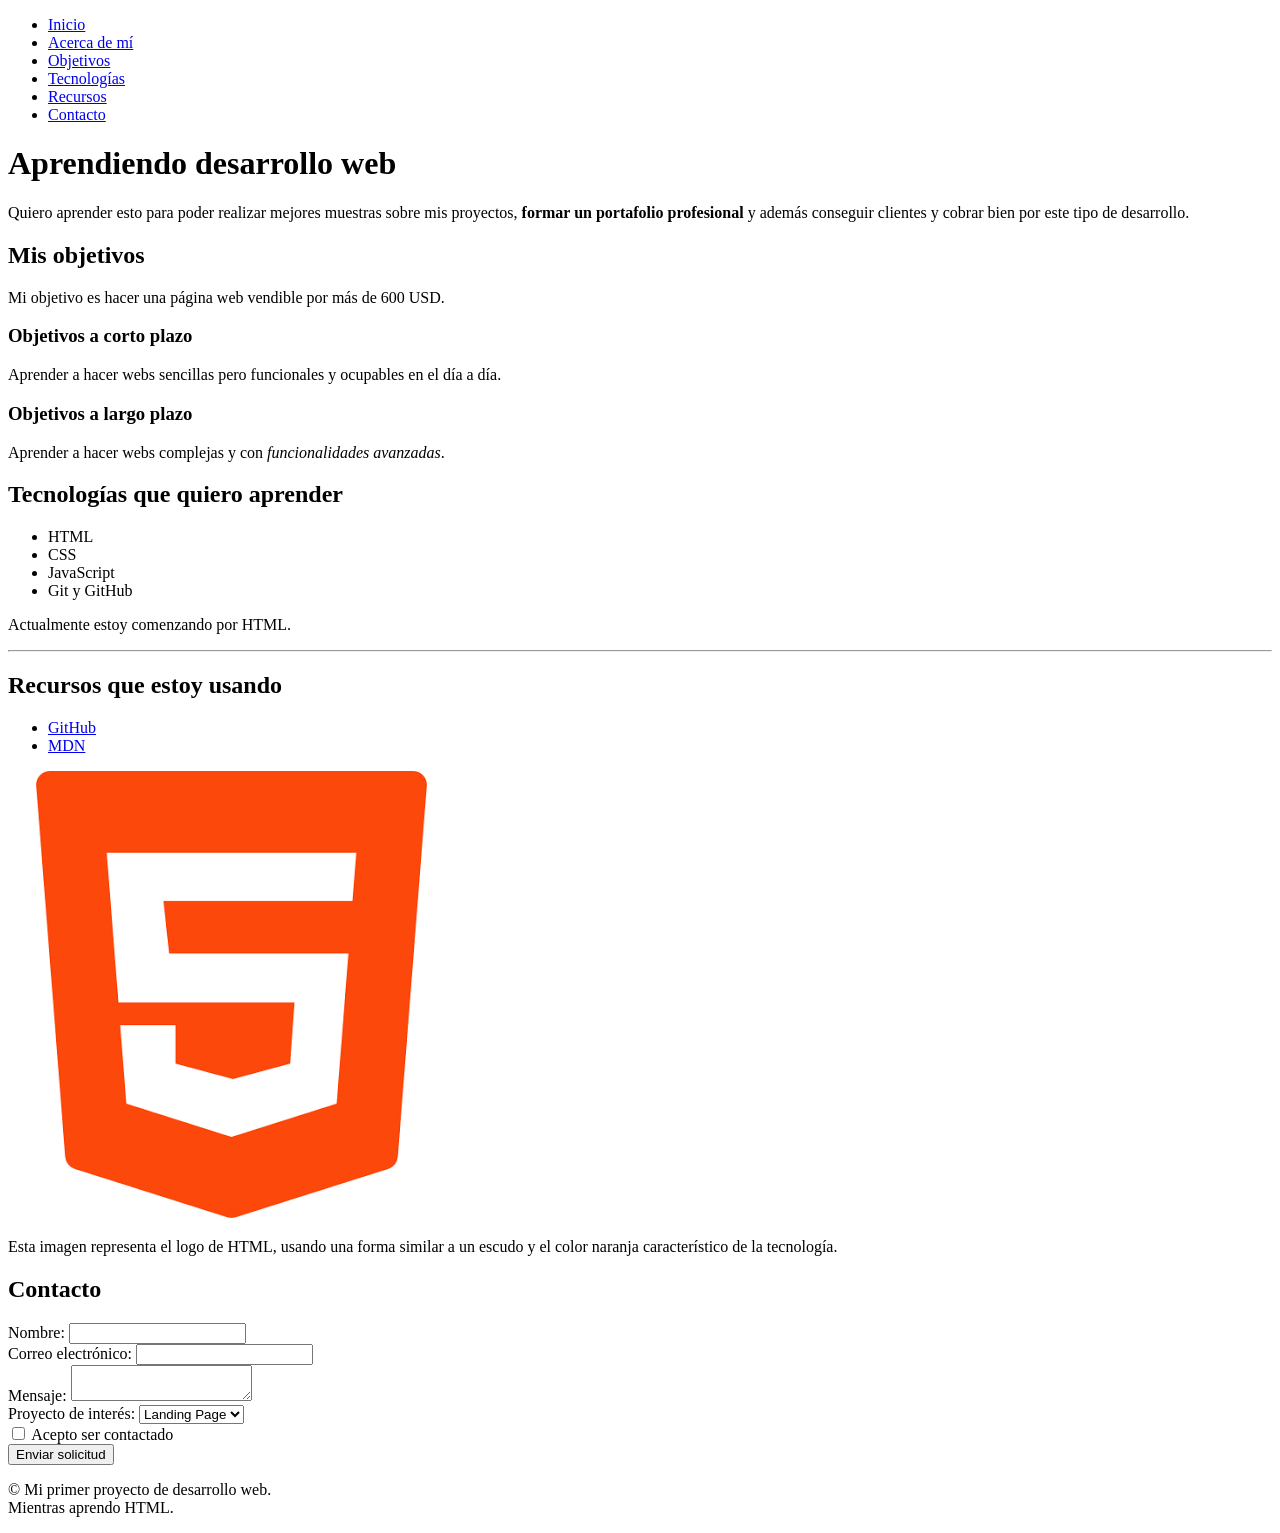
<file: Web/00-aprendizaje/index.html>
<!doctype html>
<html lang="es">
  <head>
    <meta charset="UTF-8" />
    <meta name="viewport" content="width=device-width, initial-scale=1.0" />
    <title>Web proyecto 00</title>
  </head>

  <body>
    <header>
      <nav>
        <ul>
          <li><a href="index.html">Inicio</a></li>
          <li><a href="pages/about.html">Acerca de mí</a></li>
          <li><a href="#objetivos">Objetivos</a></li>
          <li><a href="#tecnologias">Tecnologías</a></li>
          <li><a href="#recursos">Recursos</a></li>
          <li><a href="#contacto">Contacto</a></li>
        </ul>
      </nav>
      <h1>Aprendiendo desarrollo web</h1>

      <p>
        Quiero aprender esto para poder realizar mejores muestras sobre mis
        proyectos, <strong>formar un portafolio profesional</strong> y además
        conseguir clientes y cobrar bien por este tipo de desarrollo.
      </p>
    </header>

    <main>
      <section id="objetivos">
        <h2>Mis objetivos</h2>

        <p>Mi objetivo es hacer una página web vendible por más de 600 USD.</p>

        <h3>Objetivos a corto plazo</h3>

        <p>
          Aprender a hacer webs sencillas pero funcionales y ocupables en el día
          a día.
        </p>

        <h3>Objetivos a largo plazo</h3>

        <p>
          Aprender a hacer webs complejas y con
          <em>funcionalidades avanzadas</em>.
        </p>
      </section>

      <section id="tecnologias">
        <h2>Tecnologías que quiero aprender</h2>

        <ul>
          <li>HTML</li>
          <li>CSS</li>
          <li>JavaScript</li>
          <li>Git y GitHub</li>
        </ul>
        <p>Actualmente estoy comenzando por <span>HTML</span>.</p>
      </section>
      <hr />
      <section id="recursos">
        <h2>Recursos que estoy usando</h2>

        <ul>
          <li><a href="https://github.com/Luroh">GitHub</a></li>
          <li><a href="https://developer.mozilla.org/">MDN</a></li>
        </ul>

        <img src="images/html-logo.png" alt="Logo de HTML" />

        <p>
          Esta imagen representa el logo de HTML, usando una forma similar a un
          escudo y el color naranja característico de la tecnología.
        </p>
      </section>

      <section id="contacto">
        <h2>Contacto</h2>
        <form>
          <label for="nombre">Nombre:</label>
          <input type="text" id="nombre" name="nombre" required />
          <br />
          <label for="email">Correo electrónico:</label>
          <input type="email" id="email" name="email" required />
          <br />
          <label for="mensaje">Mensaje:</label>
          <textarea id="mensaje" name="mensaje" required></textarea>
          <br />
          <label for="proyecto">Proyecto de interés:</label>

          <select id="proyecto" name="proyecto">
            <option value="landing">Landing Page</option>
            <option value="web">Sitio Web</option>
            <option value="otro">Otro</option>
          </select>
          <br />

          <input type="checkbox" id="contactado" name="contactado" />
          <label for="contactado">Acepto ser contactado</label>
          <br />

          <button type="submit">Enviar solicitud</button>
        </form>
      </section>
    </main>

    <footer>
      <p>
        &copy; Mi primer proyecto de desarrollo web. <br />Mientras aprendo
        HTML.
      </p>
    </footer>
  </body>
</html>
</file>
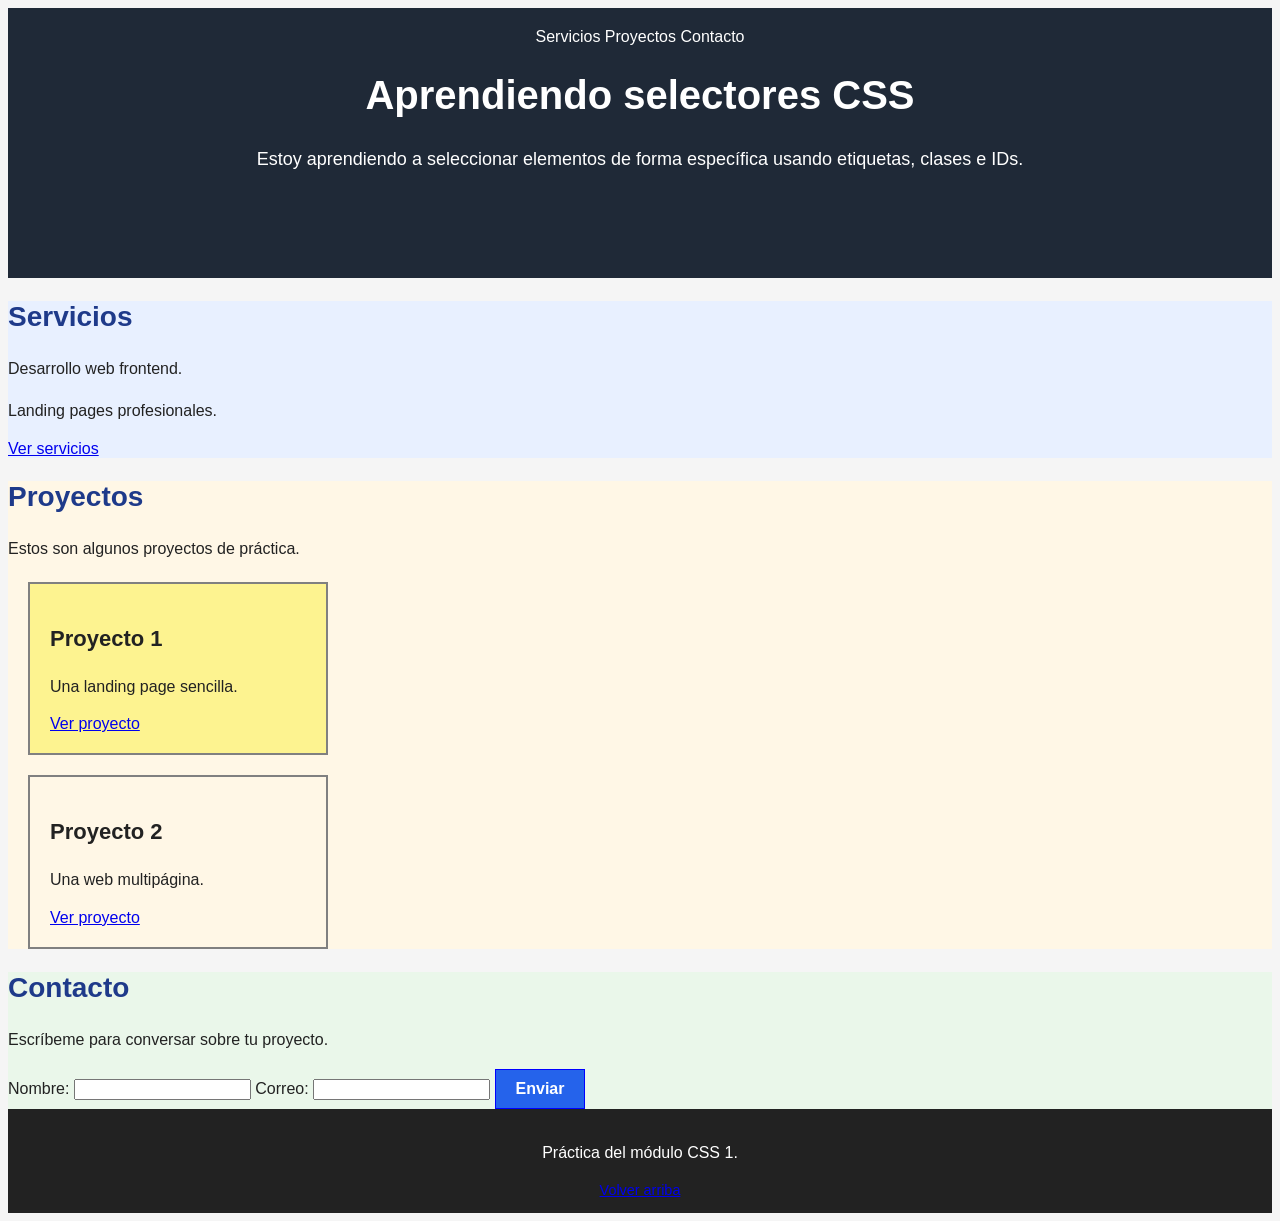
<file: Web/02-aprendizaje-css/index.html>
<!doctype html>
<html lang="es">
  <head>
    <meta charset="UTF-8" />
    <meta name="viewport" content="width=device-width, initial-scale=1.0" />
    <title>Práctica CSS 1</title>

    <link rel="stylesheet" href="css/style.css" />
  </head>

  <body>
    <header id="inicio">
      <nav>
        <a href="#servicios">Servicios</a>
        <a href="#proyectos">Proyectos</a>
        <a href="#contacto">Contacto</a>
      </nav>

      <h1 class="titulo-principal">Aprendiendo selectores CSS</h1>

      <p class="intro">
        Estoy aprendiendo a seleccionar elementos de forma específica usando
        etiquetas, clases e IDs.
      </p>
    </header>

    <main>
      <section id="servicios" class="seccion servicios">
        <h2>Servicios</h2>

        <p>Desarrollo web frontend.</p>

        <p class="destacado">Landing pages profesionales.</p>

        <a href="#">Ver servicios</a>
      </section>

      <section id="proyectos" class="seccion proyectos">
        <h2>Proyectos</h2>

        <p>Estos son algunos proyectos de práctica.</p>

        <div class="tarjeta destacada">
          <h3>Proyecto 1</h3>
          <p>Una landing page sencilla.</p>
          <a href="#">Ver proyecto</a>
        </div>

        <div class="tarjeta">
          <h3>Proyecto 2</h3>
          <p>Una web multipágina.</p>
          <a href="#">Ver proyecto</a>
        </div>
      </section>

      <section id="contacto" class="seccion contacto">
        <h2>Contacto</h2>

        <p>Escríbeme para conversar sobre tu proyecto.</p>

        <form>
          <label for="nombre">Nombre:</label>
          <input type="text" id="nombre" name="nombre" />

          <label for="email">Correo:</label>
          <input type="email" id="email" name="email" />

          <button class="boton principal" type="submit">Enviar</button>
        </form>
      </section>
    </main>

    <footer>
      <p>Práctica del módulo CSS 1.</p>

      <a href="#inicio">Volver arriba</a>
    </footer>
  </body>
</html>
</file>
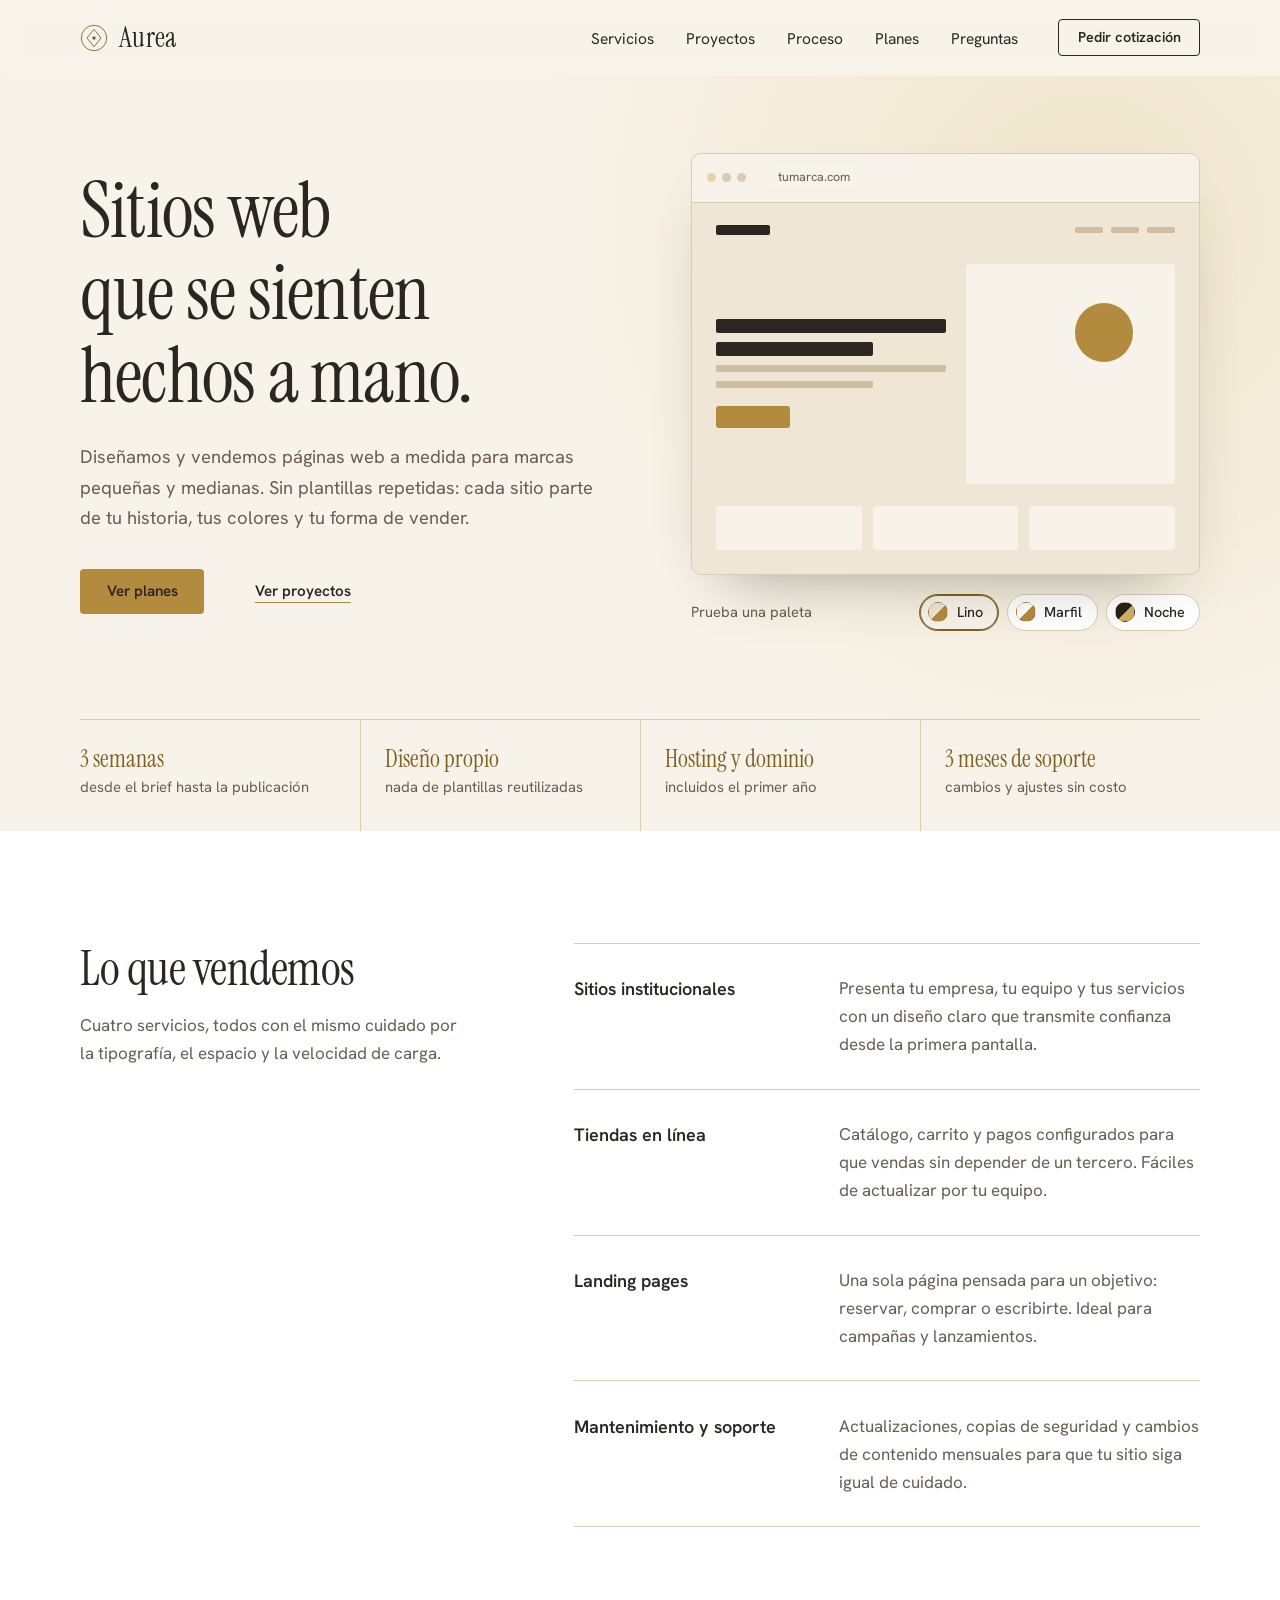
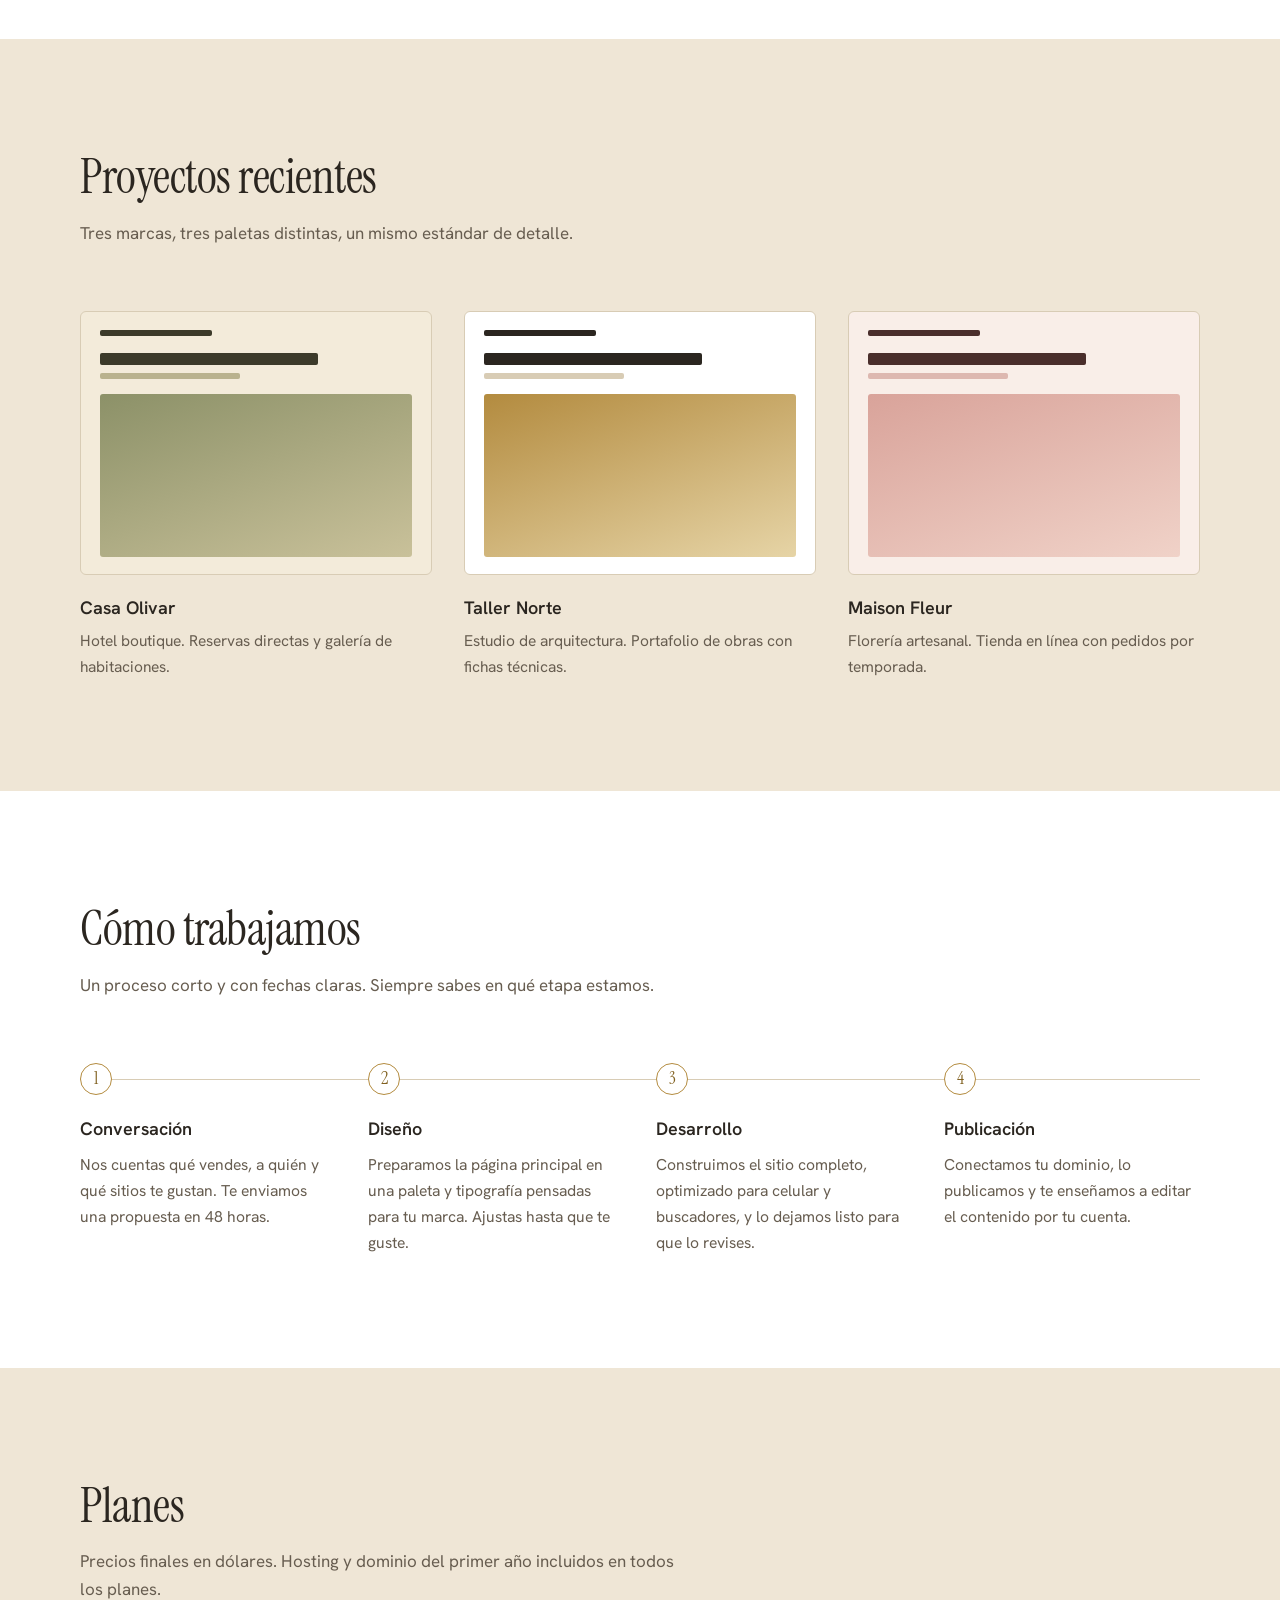
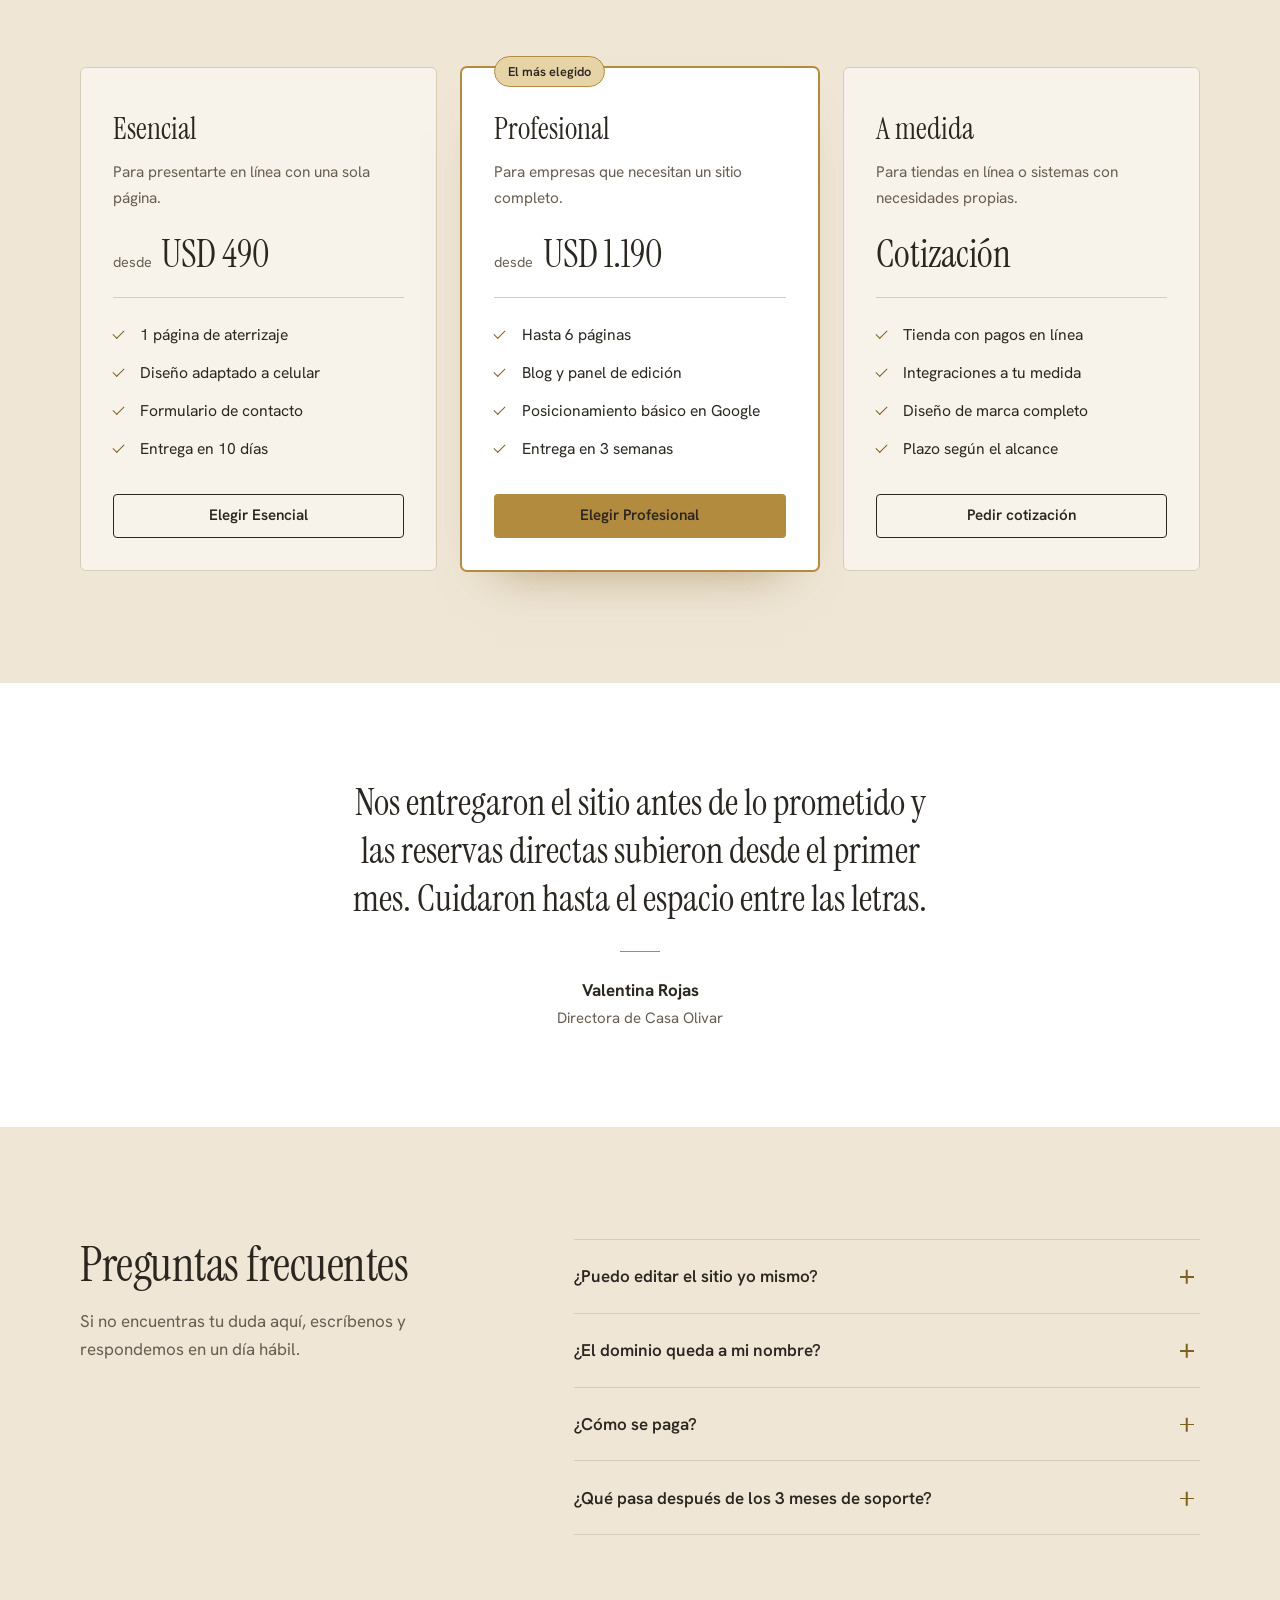
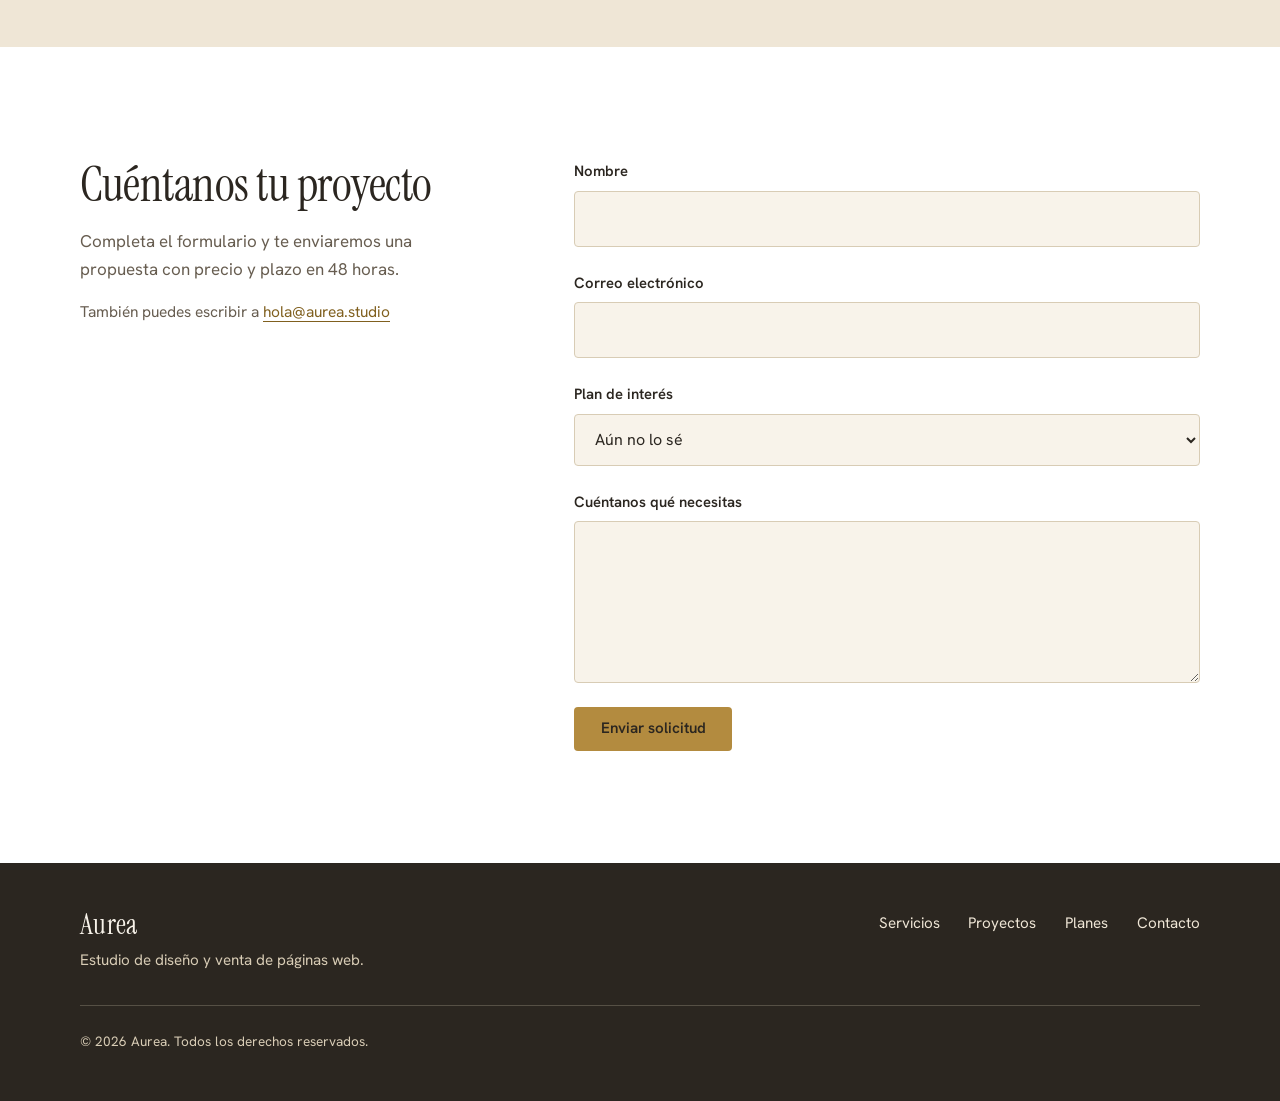
<file: Web/ejemplo/index.html>
<!doctype html>
<html lang="es">
  <head>
    <meta charset="UTF-8" />
    <meta name="viewport" content="width=device-width, initial-scale=1" />
    <title>Aurea | Estudio de diseño y venta de páginas web</title>
    <meta
      name="description"
      content="Diseñamos y vendemos sitios web a medida para marcas que cuidan los detalles. Entrega en tres semanas, hosting y dominio incluidos."
    />

    <link rel="preconnect" href="https://fonts.googleapis.com" />
    <link rel="preconnect" href="https://fonts.gstatic.com" crossorigin />
    <link
      href="https://fonts.googleapis.com/css2?family=Hanken+Grotesk:wght@400;500;600&family=Instrument+Serif:ital@0;1&display=swap"
      rel="stylesheet"
    />
    <link rel="stylesheet" href="styles.css" />
    <script src="script.js" defer></script>
  </head>
  <body>
    <a class="skip-link" href="#contenido">Saltar al contenido</a>

    <!-- ENCABEZADO -->
    <header class="site-header" id="inicio">
      <div class="container header-inner">
        <a class="brand" href="#inicio" aria-label="Aurea, ir al inicio">
          <svg
            class="brand-mark"
            viewBox="0 0 32 32"
            width="28"
            height="28"
            aria-hidden="true"
          >
            <circle
              cx="16"
              cy="16"
              r="14.5"
              fill="none"
              stroke="currentColor"
              stroke-width="1"
            />
            <path
              d="M16 6 L24 16 L16 26 L8 16 Z"
              fill="none"
              stroke="currentColor"
              stroke-width="1"
            />
            <circle cx="16" cy="16" r="2" fill="currentColor" />
          </svg>
          <span class="brand-name">Aurea</span>
        </a>

        <button
          class="menu-toggle"
          type="button"
          aria-expanded="false"
          aria-controls="menu-principal"
        >
          <span class="sr-only">Abrir menú</span>
          <span class="menu-bars" aria-hidden="true"></span>
        </button>

        <nav class="main-nav" id="menu-principal" aria-label="Principal">
          <ul>
            <li><a href="#servicios">Servicios</a></li>
            <li><a href="#proyectos">Proyectos</a></li>
            <li><a href="#proceso">Proceso</a></li>
            <li><a href="#planes">Planes</a></li>
            <li><a href="#preguntas">Preguntas</a></li>
          </ul>
          <a class="btn btn-outline btn-small" href="#contacto"
            >Pedir cotización</a
          >
        </nav>
      </div>
    </header>

    <main id="contenido">
      <!-- HERO -->
      <section class="hero">
        <div class="container hero-grid">
          <div class="hero-copy">
            <h1>Sitios web que se sienten hechos a mano.</h1>
            <p class="lead">
              Diseñamos y vendemos páginas web a medida para marcas pequeñas y
              medianas. Sin plantillas repetidas: cada sitio parte de tu
              historia, tus colores y tu forma de vender.
            </p>
            <div class="hero-actions">
              <a class="btn btn-gold" href="#planes">Ver planes</a>
              <a class="btn btn-ghost" href="#proyectos">Ver proyectos</a>
            </div>
          </div>

          <div class="hero-demo">
            <div class="browser" id="demo-sitio" data-theme="lino">
              <div class="browser-bar">
                <span class="dot"></span><span class="dot"></span
                ><span class="dot"></span>
                <span class="address">tumarca.com</span>
              </div>
              <div class="browser-body">
                <div class="m-nav">
                  <span class="m-logo"></span>
                  <span class="m-links"><i></i><i></i><i></i></span>
                </div>
                <div class="m-hero">
                  <div class="m-text">
                    <span class="m-line m-line-lg"></span>
                    <span class="m-line m-line-lg short"></span>
                    <span class="m-line"></span>
                    <span class="m-line short"></span>
                    <span class="m-btn"></span>
                  </div>
                  <div class="m-image"><span class="m-sun"></span></div>
                </div>
                <div class="m-row"><i></i><i></i><i></i></div>
              </div>
            </div>

            <div
              class="palette"
              role="group"
              aria-label="Elige una paleta para ver el ejemplo"
            >
              <span class="palette-label">Prueba una paleta</span>
              <div class="palette-options">
                <button
                  type="button"
                  class="swatch"
                  data-theme="lino"
                  aria-pressed="true"
                >
                  <span class="swatch-chip chip-lino"></span>Lino
                </button>
                <button
                  type="button"
                  class="swatch"
                  data-theme="marfil"
                  aria-pressed="false"
                >
                  <span class="swatch-chip chip-marfil"></span>Marfil
                </button>
                <button
                  type="button"
                  class="swatch"
                  data-theme="noche"
                  aria-pressed="false"
                >
                  <span class="swatch-chip chip-noche"></span>Noche
                </button>
              </div>
            </div>
            <p class="sr-only" id="demo-estado" aria-live="polite"></p>
          </div>
        </div>

        <div class="container">
          <ul class="facts">
            <li>
              <strong>3 semanas</strong
              ><span>desde el brief hasta la publicación</span>
            </li>
            <li>
              <strong>Diseño propio</strong
              ><span>nada de plantillas reutilizadas</span>
            </li>
            <li>
              <strong>Hosting y dominio</strong
              ><span>incluidos el primer año</span>
            </li>
            <li>
              <strong>3 meses de soporte</strong
              ><span>cambios y ajustes sin costo</span>
            </li>
          </ul>
        </div>
      </section>

      <!-- SERVICIOS -->
      <section class="section section-white" id="servicios">
        <div class="container split">
          <div class="split-head">
            <h2>Lo que vendemos</h2>
            <p>
              Cuatro servicios, todos con el mismo cuidado por la tipografía, el
              espacio y la velocidad de carga.
            </p>
          </div>
          <ul class="service-list">
            <li>
              <h3>Sitios institucionales</h3>
              <p>
                Presenta tu empresa, tu equipo y tus servicios con un diseño
                claro que transmite confianza desde la primera pantalla.
              </p>
            </li>
            <li>
              <h3>Tiendas en línea</h3>
              <p>
                Catálogo, carrito y pagos configurados para que vendas sin
                depender de un tercero. Fáciles de actualizar por tu equipo.
              </p>
            </li>
            <li>
              <h3>Landing pages</h3>
              <p>
                Una sola página pensada para un objetivo: reservar, comprar o
                escribirte. Ideal para campañas y lanzamientos.
              </p>
            </li>
            <li>
              <h3>Mantenimiento y soporte</h3>
              <p>
                Actualizaciones, copias de seguridad y cambios de contenido
                mensuales para que tu sitio siga igual de cuidado.
              </p>
            </li>
          </ul>
        </div>
      </section>

      <!-- PROYECTOS -->
      <section class="section section-linen" id="proyectos">
        <div class="container">
          <div class="section-head">
            <h2>Proyectos recientes</h2>
            <p>
              Tres marcas, tres paletas distintas, un mismo estándar de detalle.
            </p>
          </div>

          <div class="projects">
            <article class="project">
              <div
                class="thumb thumb-olivar"
                role="img"
                aria-label="Vista previa del sitio de Casa Olivar"
              >
                <span class="t-bar"></span>
                <span class="t-title"></span>
                <span class="t-sub"></span>
                <span class="t-photo"></span>
              </div>
              <h3>Casa Olivar</h3>
              <p>
                Hotel boutique. Reservas directas y galería de habitaciones.
              </p>
            </article>

            <article class="project">
              <div
                class="thumb thumb-norte"
                role="img"
                aria-label="Vista previa del sitio de Taller Norte"
              >
                <span class="t-bar"></span>
                <span class="t-title"></span>
                <span class="t-sub"></span>
                <span class="t-photo"></span>
              </div>
              <h3>Taller Norte</h3>
              <p>
                Estudio de arquitectura. Portafolio de obras con fichas
                técnicas.
              </p>
            </article>

            <article class="project">
              <div
                class="thumb thumb-fleur"
                role="img"
                aria-label="Vista previa del sitio de Maison Fleur"
              >
                <span class="t-bar"></span>
                <span class="t-title"></span>
                <span class="t-sub"></span>
                <span class="t-photo"></span>
              </div>
              <h3>Maison Fleur</h3>
              <p>
                Florería artesanal. Tienda en línea con pedidos por temporada.
              </p>
            </article>
          </div>
        </div>
      </section>

      <!-- PROCESO -->
      <section class="section section-white" id="proceso">
        <div class="container">
          <div class="section-head">
            <h2>Cómo trabajamos</h2>
            <p>
              Un proceso corto y con fechas claras. Siempre sabes en qué etapa
              estamos.
            </p>
          </div>

          <ol class="steps">
            <li>
              <span class="step-num">1</span>
              <h3>Conversación</h3>
              <p>
                Nos cuentas qué vendes, a quién y qué sitios te gustan. Te
                enviamos una propuesta en 48 horas.
              </p>
            </li>
            <li>
              <span class="step-num">2</span>
              <h3>Diseño</h3>
              <p>
                Preparamos la página principal en una paleta y tipografía
                pensadas para tu marca. Ajustas hasta que te guste.
              </p>
            </li>
            <li>
              <span class="step-num">3</span>
              <h3>Desarrollo</h3>
              <p>
                Construimos el sitio completo, optimizado para celular y
                buscadores, y lo dejamos listo para que lo revises.
              </p>
            </li>
            <li>
              <span class="step-num">4</span>
              <h3>Publicación</h3>
              <p>
                Conectamos tu dominio, lo publicamos y te enseñamos a editar el
                contenido por tu cuenta.
              </p>
            </li>
          </ol>
        </div>
      </section>

      <!-- PLANES -->
      <section class="section section-linen" id="planes">
        <div class="container">
          <div class="section-head">
            <h2>Planes</h2>
            <p>
              Precios finales en dólares. Hosting y dominio del primer año
              incluidos en todos los planes.
            </p>
          </div>

          <div class="plans">
            <article class="plan">
              <h3>Esencial</h3>
              <p class="plan-for">
                Para presentarte en línea con una sola página.
              </p>
              <p class="price"><span class="price-from">desde</span> USD 490</p>
              <ul class="plan-list">
                <li>1 página de aterrizaje</li>
                <li>Diseño adaptado a celular</li>
                <li>Formulario de contacto</li>
                <li>Entrega en 10 días</li>
              </ul>
              <a class="btn btn-outline" href="#contacto" data-plan="Esencial"
                >Elegir Esencial</a
              >
            </article>

            <article class="plan plan-featured">
              <p class="plan-badge">El más elegido</p>
              <h3>Profesional</h3>
              <p class="plan-for">
                Para empresas que necesitan un sitio completo.
              </p>
              <p class="price">
                <span class="price-from">desde</span> USD 1.190
              </p>
              <ul class="plan-list">
                <li>Hasta 6 páginas</li>
                <li>Blog y panel de edición</li>
                <li>Posicionamiento básico en Google</li>
                <li>Entrega en 3 semanas</li>
              </ul>
              <a class="btn btn-gold" href="#contacto" data-plan="Profesional"
                >Elegir Profesional</a
              >
            </article>

            <article class="plan">
              <h3>A medida</h3>
              <p class="plan-for">
                Para tiendas en línea o sistemas con necesidades propias.
              </p>
              <p class="price">Cotización</p>
              <ul class="plan-list">
                <li>Tienda con pagos en línea</li>
                <li>Integraciones a tu medida</li>
                <li>Diseño de marca completo</li>
                <li>Plazo según el alcance</li>
              </ul>
              <a class="btn btn-outline" href="#contacto" data-plan="A medida"
                >Pedir cotización</a
              >
            </article>
          </div>
        </div>
      </section>

      <!-- TESTIMONIO -->
      <section class="section section-white testimonial-section">
        <div class="container">
          <figure class="testimonial">
            <blockquote>
              <p>
                Nos entregaron el sitio antes de lo prometido y las reservas
                directas subieron desde el primer mes. Cuidaron hasta el espacio
                entre las letras.
              </p>
            </blockquote>
            <figcaption>
              <strong>Valentina Rojas</strong>
              <span>Directora de Casa Olivar</span>
            </figcaption>
          </figure>
        </div>
      </section>

      <!-- PREGUNTAS -->
      <section class="section section-linen" id="preguntas">
        <div class="container split">
          <div class="split-head">
            <h2>Preguntas frecuentes</h2>
            <p>
              Si no encuentras tu duda aquí, escríbenos y respondemos en un día
              hábil.
            </p>
          </div>
          <div class="faq">
            <details>
              <summary>¿Puedo editar el sitio yo mismo?</summary>
              <p>
                Sí. Incluimos un panel sencillo para cambiar textos, fotos y
                precios. Además, te damos una sesión de capacitación al
                publicar.
              </p>
            </details>
            <details>
              <summary>¿El dominio queda a mi nombre?</summary>
              <p>
                Siempre. El dominio y el sitio son tuyos desde el día de la
                entrega, sin contratos de permanencia.
              </p>
            </details>
            <details>
              <summary>¿Cómo se paga?</summary>
              <p>
                50% al aprobar la propuesta y 50% al publicar. Aceptamos
                transferencia y tarjeta.
              </p>
            </details>
            <details>
              <summary>¿Qué pasa después de los 3 meses de soporte?</summary>
              <p>
                Puedes continuar con un plan de mantenimiento mensual o pedir
                ajustes puntuales cuando los necesites.
              </p>
            </details>
          </div>
        </div>
      </section>

      <!-- CONTACTO -->
      <section class="section section-white" id="contacto">
        <div class="container split">
          <div class="split-head">
            <h2>Cuéntanos tu proyecto</h2>
            <p>
              Completa el formulario y te enviaremos una propuesta con precio y
              plazo en 48 horas.
            </p>
            <p class="contact-direct">
              También puedes escribir a
              <a href="mailto:hola@aurea.studio">hola@aurea.studio</a>
            </p>
          </div>

          <form class="form" id="form-contacto" novalidate>
            <div class="field">
              <label for="nombre">Nombre</label>
              <input
                type="text"
                id="nombre"
                name="nombre"
                autocomplete="name"
                required
              />
              <p class="error" id="error-nombre" role="alert"></p>
            </div>

            <div class="field">
              <label for="email">Correo electrónico</label>
              <input
                type="email"
                id="email"
                name="email"
                autocomplete="email"
                required
              />
              <p class="error" id="error-email" role="alert"></p>
            </div>

            <div class="field">
              <label for="plan">Plan de interés</label>
              <select id="plan" name="plan">
                <option value="">Aún no lo sé</option>
                <option value="Esencial">Esencial</option>
                <option value="Profesional">Profesional</option>
                <option value="A medida">A medida</option>
              </select>
            </div>

            <div class="field">
              <label for="mensaje">Cuéntanos qué necesitas</label>
              <textarea
                id="mensaje"
                name="mensaje"
                rows="5"
                required
              ></textarea>
              <p class="error" id="error-mensaje" role="alert"></p>
            </div>

            <button class="btn btn-gold" type="submit">Enviar solicitud</button>
            <p
              class="form-status"
              id="form-estado"
              role="status"
              aria-live="polite"
            ></p>
          </form>
        </div>
      </section>
    </main>

    <!-- PIE DE PÁGINA -->
    <footer class="site-footer">
      <div class="container footer-inner">
        <div class="footer-brand">
          <span class="brand-name">Aurea</span>
          <p>Estudio de diseño y venta de páginas web.</p>
        </div>
        <nav class="footer-nav" aria-label="Pie de página">
          <a href="#servicios">Servicios</a>
          <a href="#proyectos">Proyectos</a>
          <a href="#planes">Planes</a>
          <a href="#contacto">Contacto</a>
        </nav>
        <p class="copy">
          &copy; <span id="anio">2026</span> Aurea. Todos los derechos
          reservados.
        </p>
      </div>
    </footer>
  </body>
</html>
</file>
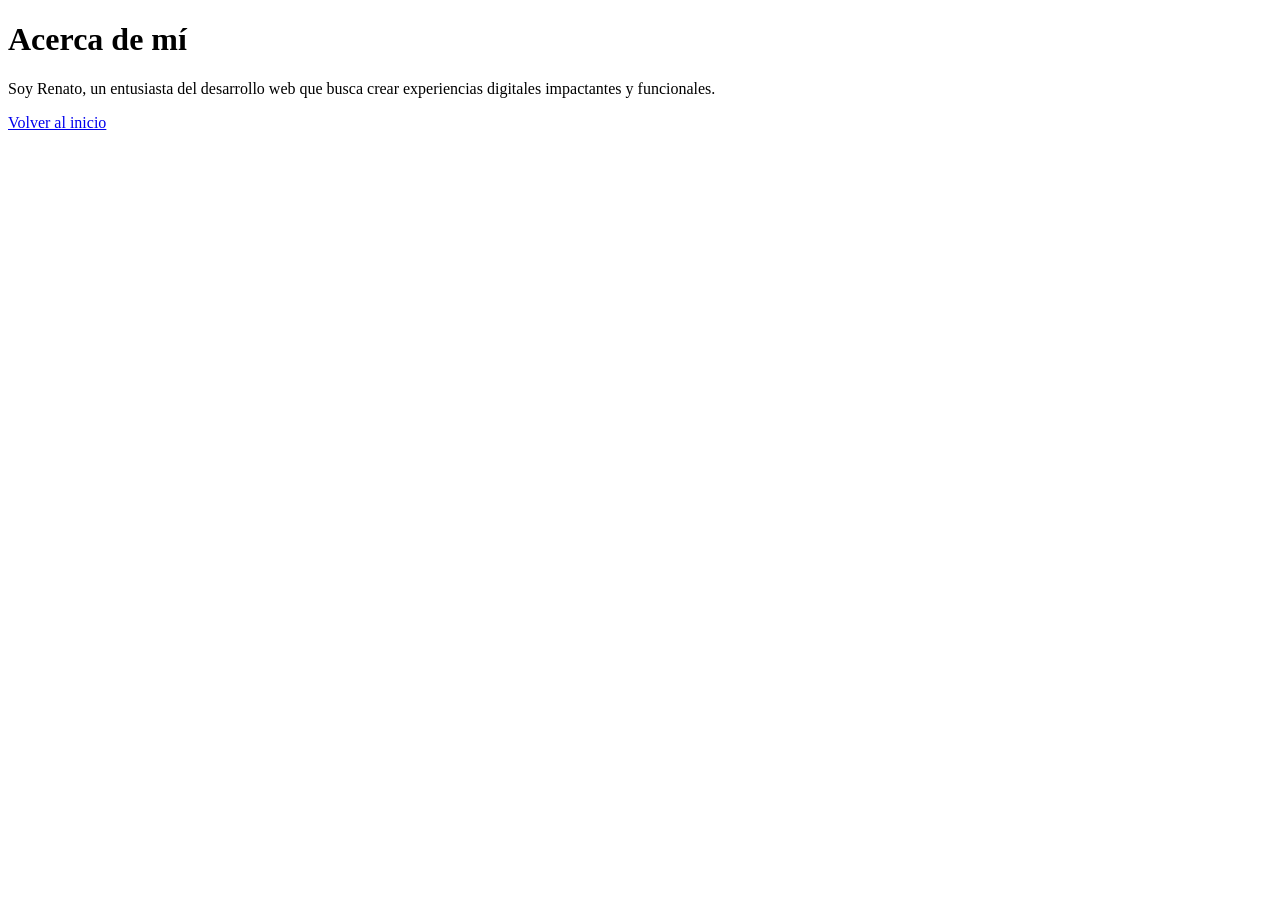
<file: Web/00-aprendizaje/pages/about.html>
<!doctype html>
<html lang="es">
  <head>
    <meta charset="UTF-8" />
    <meta name="viewport" content="width=device-width, initial-scale=1.0" />
    <title>Acerca de mí</title>
  </head>

  <body>
    <h1>Acerca de mí</h1>

    <p>
      Soy Renato, un entusiasta del desarrollo web que busca crear experiencias
      digitales impactantes y funcionales.
    </p>

    <a href="../index.html">Volver al inicio</a>
  </body>
</html>
</file>
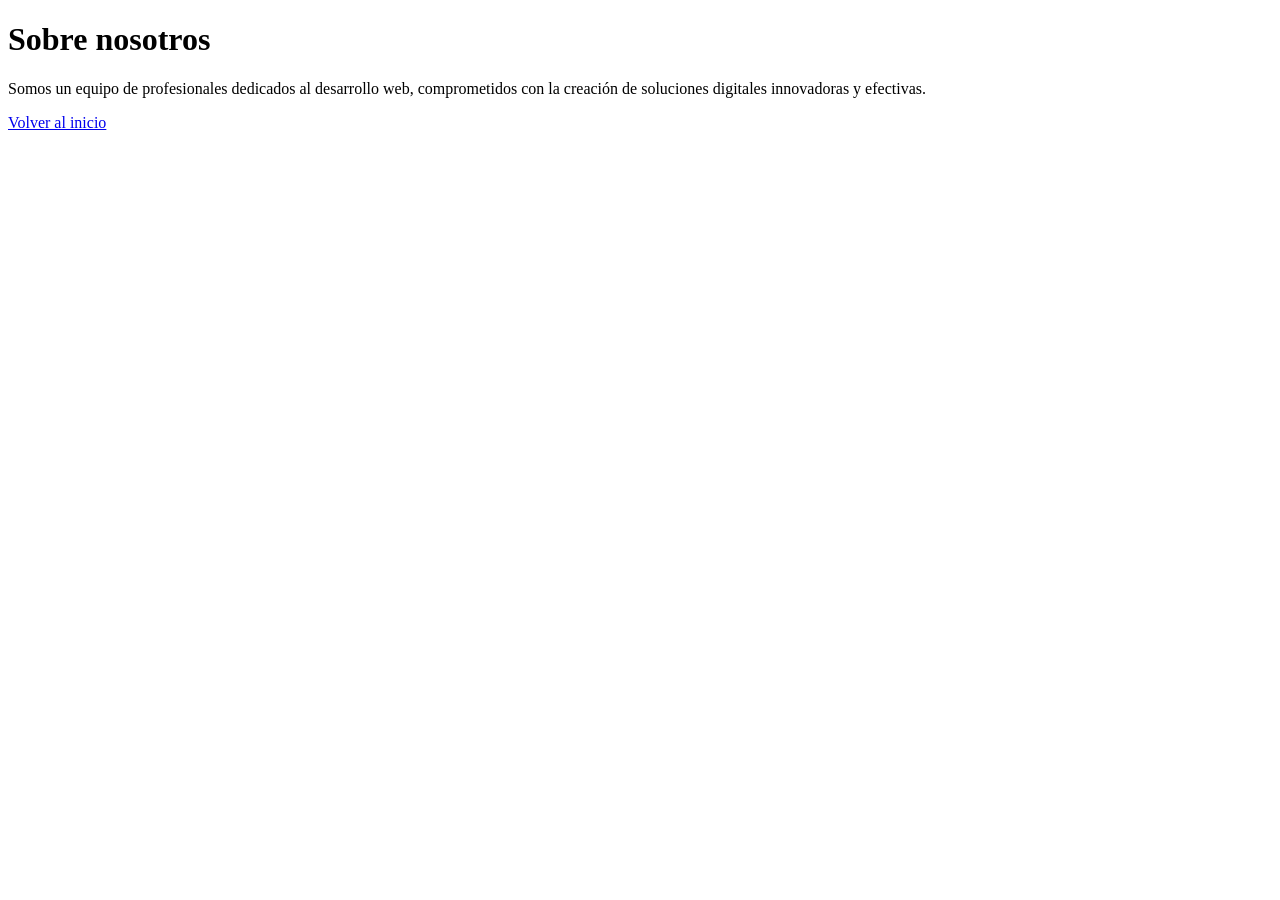
<file: Web/01-proyecto-html/pages/about.html>
<!doctype html>
<html lang="es">
  <head>
    <meta charset="UTF-8" />
    <meta name="viewport" content="width=device-width, initial-scale=1.0" />
    <title>Desarrollo Web | Sobre nosotros</title>
  </head>

  <body>
    <main>
      <h1>Sobre nosotros</h1>

      <p>
        Somos un equipo de profesionales dedicados al desarrollo web,
        comprometidos con la creación de soluciones digitales innovadoras y
        efectivas.
      </p>

      <a href="../index.html">Volver al inicio</a>
    </main>
  </body>
</html>
</file>
<file: Web/02-aprendizaje-css/css/style.css>
* {
  box-sizing: border-box;
}

html {
  scroll-behavior: smooth;
}
body {
  font-family: Arial, sans-serif;
  background-color: #f5f5f5;
  color: #222;
}

header {
  background-color: #1f2937;
  color: white;
  text-align: center;
  min-height: 30vh;
  padding: 20px;
}

.titulo-principal {
  font-size: 2.5rem;
  font-weight: 700;
}

.intro {
  font-size: 1.125rem;
  line-height: 1.6;
}

nav a {
  color: white;
  text-decoration: none;
}
nav a:hover {
  color: red;
}

.servicios {
  background-color: #e8f0ff;
}

.proyectos {
  background-color: #fff7e6;
}

.contacto {
  background-color: #eaf7ea;
}

.tarjeta {
  width: 300px;
  padding: 20px;
  border: 2px solid gray;
  margin: 20px;
}

.tarjeta.destacada {
  background-color: rgba(250, 234, 16, 0.4);
}

h2 {
  font-size: 28px;
  font-weight: 600;
  color: #1e3a8a;
}

h3 {
  font-size: 22px;
}

p {
  font-size: 16px;
  line-height: 1.6;
}

.boton {
  background-color: #2563eb;
  color: white;
  font-size: 1rem;
  font-weight: 600;
  padding: 10px 20px;
  border: 1px solid blue;
}

.boton:focus {
  border: 1px solid black;
}

footer {
  background-color: #222;
  color: white;
  text-align: center;
  font-size: 0.9rem;
  padding: 15px;
}
</file>
<file: Web/ejemplo/styles.css>
/* ==========================================================
   AUREA | Estudio de páginas web
   Paleta: lino (beige), marfil, blanco, oro y tinta cálida
   ========================================================== */

/* ---------- Variables ---------- */
:root {
  --lino: #efe6d6;
  --marfil: #f8f3ea;
  --blanco: #ffffff;
  --arena: #d8ccb5;
  --oro: #b38b3f;
  --oro-hover: #c49a4c;
  --oro-texto: #80601f;
  --oro-claro: #e6d4a6;
  --tinta: #2b2620;
  --tinta-suave: #675d50;

  --serif:
    "Instrument Serif", "Iowan Old Style", "Palatino Linotype", Georgia, serif;
  --sans: "Hanken Grotesk", system-ui, -apple-system, "Segoe UI", sans-serif;

  --radius: 4px;
  --container: 1120px;
  --header-h: 76px;
}

/* ---------- Base ---------- */
*,
*::before,
*::after {
  box-sizing: border-box;
}

html {
  scroll-behavior: smooth;
  scroll-padding-top: calc(var(--header-h) + 16px);
}

body {
  margin: 0;
  font-family: var(--sans);
  font-size: 1.0625rem;
  line-height: 1.65;
  color: var(--tinta);
  background: var(--marfil);
  -webkit-font-smoothing: antialiased;
}

img,
svg {
  display: block;
  max-width: 100%;
}

a {
  color: inherit;
}

h1,
h2,
h3 {
  margin: 0;
  font-weight: 400;
}

h1,
h2 {
  font-family: var(--serif);
  line-height: 1.08;
  letter-spacing: -0.01em;
  text-wrap: balance;
}

h1 {
  font-size: clamp(2.8rem, 6vw, 4.8rem);
}
h2 {
  font-size: clamp(2.1rem, 4vw, 3rem);
}

h3 {
  font-family: var(--sans);
  font-size: 1.125rem;
  font-weight: 600;
  letter-spacing: 0;
}

p {
  margin: 0;
}

:focus-visible {
  outline: 2px solid var(--oro-texto);
  outline-offset: 3px;
}

.container {
  width: min(100% - 2.5rem, var(--container));
  margin-inline: auto;
}

.sr-only {
  position: absolute;
  width: 1px;
  height: 1px;
  padding: 0;
  margin: -1px;
  overflow: hidden;
  clip: rect(0, 0, 0, 0);
  white-space: nowrap;
  border: 0;
}

.skip-link {
  position: absolute;
  left: 1rem;
  top: -4rem;
  z-index: 100;
  padding: 0.6rem 1rem;
  background: var(--tinta);
  color: var(--marfil);
  border-radius: var(--radius);
  transition: top 0.2s;
}
.skip-link:focus {
  top: 1rem;
}

/* ---------- Botones ---------- */
.btn {
  display: inline-flex;
  align-items: center;
  justify-content: center;
  padding: 0.85rem 1.6rem;
  font: 600 0.95rem/1 var(--sans);
  text-decoration: none;
  border: 1px solid transparent;
  border-radius: var(--radius);
  cursor: pointer;
  transition:
    background-color 0.2s,
    color 0.2s,
    border-color 0.2s;
}

.btn-small {
  padding: 0.65rem 1.15rem;
  font-size: 0.9rem;
}

.btn-gold {
  background: var(--oro);
  color: var(--tinta);
}
.btn-gold:hover {
  background: var(--oro-hover);
}

.btn-outline {
  border-color: var(--tinta);
  color: var(--tinta);
  background: transparent;
}
.btn-outline:hover {
  background: var(--tinta);
  color: var(--marfil);
}

.btn-ghost {
  color: var(--tinta);
  text-decoration: underline;
  text-decoration-color: var(--oro);
  text-underline-offset: 6px;
  text-decoration-thickness: 1px;
}
.btn-ghost:hover {
  text-decoration-thickness: 2px;
}

/* ---------- Encabezado ---------- */
.site-header {
  position: sticky;
  top: 0;
  z-index: 50;
  height: var(--header-h);
  background: rgba(248, 243, 234, 0.92);
  backdrop-filter: blur(10px);
  border-bottom: 1px solid transparent;
  transition:
    border-color 0.25s,
    box-shadow 0.25s;
}

.site-header.is-scrolled {
  border-bottom-color: var(--arena);
  box-shadow: 0 6px 24px -18px rgba(43, 38, 32, 0.35);
}

.header-inner {
  height: 100%;
  display: flex;
  align-items: center;
  justify-content: space-between;
  gap: 2rem;
}

.brand {
  display: inline-flex;
  align-items: center;
  gap: 0.7rem;
  text-decoration: none;
  color: var(--oro-texto);
}

.brand-name {
  font-family: var(--serif);
  font-size: 1.75rem;
  line-height: 1;
  color: var(--tinta);
  letter-spacing: 0.01em;
}

.main-nav {
  display: flex;
  align-items: center;
  gap: 2.5rem;
}

.main-nav ul {
  display: flex;
  gap: 2rem;
  margin: 0;
  padding: 0;
  list-style: none;
}

.main-nav ul a {
  position: relative;
  text-decoration: none;
  font-size: 0.97rem;
  padding-block: 0.35rem;
}

.main-nav ul a::after {
  content: "";
  position: absolute;
  left: 0;
  right: 0;
  bottom: 0;
  height: 1px;
  background: var(--oro);
  transform: scaleX(0);
  transform-origin: left;
  transition: transform 0.25s ease;
}

.main-nav ul a:hover::after {
  transform: scaleX(1);
}

.menu-toggle {
  display: none;
  width: 44px;
  height: 44px;
  padding: 0;
  background: none;
  border: 1px solid var(--arena);
  border-radius: var(--radius);
  cursor: pointer;
  position: relative;
}

.menu-bars,
.menu-bars::before,
.menu-bars::after {
  position: absolute;
  left: 12px;
  width: 18px;
  height: 1.5px;
  background: var(--tinta);
  transition:
    transform 0.25s,
    opacity 0.25s;
}
.menu-bars {
  top: 21px;
}
.menu-bars::before {
  content: "";
  top: -6px;
  left: 0;
}
.menu-bars::after {
  content: "";
  top: 6px;
  left: 0;
}

.menu-toggle[aria-expanded="true"] .menu-bars {
  background: transparent;
}
.menu-toggle[aria-expanded="true"] .menu-bars::before {
  transform: translateY(6px) rotate(45deg);
}
.menu-toggle[aria-expanded="true"] .menu-bars::after {
  transform: translateY(-6px) rotate(-45deg);
}

/* ---------- Hero ---------- */
.hero {
  padding-block: clamp(2.5rem, 6vw, 5rem) 0;
  background:
    radial-gradient(
      circle at 85% 20%,
      rgba(230, 212, 166, 0.45),
      transparent 45%
    ),
    var(--marfil);
}

.hero-grid {
  display: grid;
  grid-template-columns: 1.05fr 1fr;
  gap: clamp(2rem, 6vw, 5rem);
  align-items: center;
}

.hero-copy .lead {
  margin-top: 1.5rem;
  max-width: 34rem;
  font-size: 1.15rem;
  color: var(--tinta-suave);
}

.hero-actions {
  display: flex;
  align-items: center;
  flex-wrap: wrap;
  gap: 1.5rem;
  margin-top: 2.25rem;
}

/* Demo interactiva: ventana de navegador */
.browser {
  --m-bg: #efe6d6;
  --m-surface: #f8f3ea;
  --m-ink: #2b2620;
  --m-soft: #cdbe9f;
  --m-accent: #b38b3f;

  background: var(--m-bg);
  border: 1px solid var(--arena);
  border-radius: 10px;
  overflow: hidden;
  box-shadow: 0 30px 60px -35px rgba(43, 38, 32, 0.45);
  transition:
    background-color 0.45s,
    border-color 0.45s;
}

.browser[data-theme="marfil"] {
  --m-bg: #ffffff;
  --m-surface: #f8f3ea;
  --m-ink: #2b2620;
  --m-soft: #e7dfce;
  --m-accent: #b38b3f;
}

.browser[data-theme="noche"] {
  --m-bg: #26211b;
  --m-surface: #35302a;
  --m-ink: #f2eadb;
  --m-soft: #5a5144;
  --m-accent: #d4af5f;
}

.browser-bar {
  display: flex;
  align-items: center;
  gap: 0.4rem;
  padding: 0.7rem 0.9rem;
  background: rgba(255, 255, 255, 0.45);
  border-bottom: 1px solid var(--arena);
}

.dot {
  width: 9px;
  height: 9px;
  border-radius: 50%;
  background: var(--arena);
}
.dot:first-child {
  background: var(--oro-claro);
}

.address {
  margin-left: 0.8rem;
  padding: 0.15rem 0.8rem;
  font-size: 0.78rem;
  color: var(--tinta-suave);
  background: var(--marfil);
  border-radius: 99px;
}

.browser-body {
  padding: 1.4rem 1.5rem 1.5rem;
}

.m-nav {
  display: flex;
  justify-content: space-between;
  align-items: center;
  margin-bottom: 1.8rem;
}
.m-logo {
  width: 54px;
  height: 10px;
  border-radius: 2px;
  background: var(--m-ink);
  transition: background-color 0.45s;
}
.m-links {
  display: flex;
  gap: 0.5rem;
}
.m-links i {
  width: 28px;
  height: 6px;
  border-radius: 2px;
  background: var(--m-soft);
  transition: background-color 0.45s;
}

.m-hero {
  display: grid;
  grid-template-columns: 1.1fr 1fr;
  gap: 1.2rem;
  align-items: center;
}
.m-text {
  display: grid;
  gap: 0.55rem;
}

.m-line {
  display: block;
  height: 7px;
  width: 100%;
  border-radius: 2px;
  background: var(--m-soft);
  transition: background-color 0.45s;
}
.m-line-lg {
  height: 14px;
  background: var(--m-ink);
}
.m-line.short {
  width: 68%;
}

.m-btn {
  display: block;
  width: 74px;
  height: 22px;
  margin-top: 0.6rem;
  border-radius: 3px;
  background: var(--m-accent);
  transition: background-color 0.45s;
}

.m-image {
  position: relative;
  aspect-ratio: 1 / 1.05;
  border-radius: 3px;
  background: var(--m-surface);
  transition: background-color 0.45s;
}
.m-sun {
  position: absolute;
  top: 18%;
  right: 20%;
  width: 28%;
  aspect-ratio: 1;
  border-radius: 50%;
  background: var(--m-accent);
  transition: background-color 0.45s;
}

.m-row {
  display: grid;
  grid-template-columns: repeat(3, 1fr);
  gap: 0.7rem;
  margin-top: 1.4rem;
}
.m-row i {
  height: 44px;
  border-radius: 3px;
  background: var(--m-surface);
  transition: background-color 0.45s;
}

/* Selector de paleta */
.palette {
  display: flex;
  align-items: center;
  flex-wrap: wrap;
  justify-content: space-between;
  gap: 0.8rem 1.5rem;
  margin-top: 1.2rem;
}

.palette-label {
  font-size: 0.92rem;
  color: var(--tinta-suave);
}
.palette-options {
  display: flex;
  gap: 0.5rem;
}

.swatch {
  display: inline-flex;
  align-items: center;
  gap: 0.55rem;
  padding: 0.45rem 0.9rem 0.45rem 0.5rem;
  font: 500 0.9rem/1 var(--sans);
  color: var(--tinta);
  background: var(--blanco);
  border: 1px solid var(--arena);
  border-radius: 99px;
  cursor: pointer;
  transition:
    border-color 0.2s,
    background-color 0.2s;
}
.swatch:hover {
  border-color: var(--oro);
}
.swatch[aria-pressed="true"] {
  border-color: var(--oro-texto);
  background: var(--marfil);
  box-shadow: inset 0 0 0 1px var(--oro-texto);
}

.swatch-chip {
  width: 20px;
  height: 20px;
  border-radius: 50%;
  border: 1px solid rgba(43, 38, 32, 0.15);
}
.chip-lino {
  background: linear-gradient(135deg, #efe6d6 50%, #b38b3f 50%);
}
.chip-marfil {
  background: linear-gradient(135deg, #ffffff 50%, #b38b3f 50%);
}
.chip-noche {
  background: linear-gradient(135deg, #26211b 50%, #d4af5f 50%);
}

/* Datos clave */
.facts {
  display: grid;
  grid-template-columns: repeat(4, 1fr);
  margin: clamp(3rem, 7vw, 5.5rem) 0 0;
  padding: 0;
  list-style: none;
  border-top: 1px solid var(--arena);
}

.facts li {
  display: grid;
  gap: 0.2rem;
  padding: 1.6rem 1.5rem 2rem 0;
}
.facts li + li {
  padding-left: 1.5rem;
  border-left: 1px solid var(--arena);
}
.facts strong {
  font-family: var(--serif);
  font-weight: 400;
  font-size: 1.5rem;
  color: var(--oro-texto);
  line-height: 1.2;
}
.facts span {
  font-size: 0.93rem;
  color: var(--tinta-suave);
  line-height: 1.45;
}

/* ---------- Secciones ---------- */
.section {
  padding-block: clamp(4rem, 9vw, 7rem);
}
.section-white {
  background: var(--blanco);
}
.section-linen {
  background: var(--lino);
}

.section-head {
  max-width: 38rem;
  margin-bottom: clamp(2.5rem, 5vw, 4rem);
}
.section-head p {
  margin-top: 1rem;
  color: var(--tinta-suave);
}

.split {
  display: grid;
  grid-template-columns: 1fr 1.5fr;
  gap: clamp(2rem, 6vw, 6rem);
  align-items: start;
}

.split-head {
  position: sticky;
  top: calc(var(--header-h) + 2rem);
}
.split-head p {
  margin-top: 1rem;
  color: var(--tinta-suave);
  max-width: 24rem;
}

/* Servicios */
.service-list {
  margin: 0;
  padding: 0;
  list-style: none;
  border-top: 1px solid var(--arena);
}
.service-list li {
  display: grid;
  grid-template-columns: 1fr 1.5fr;
  gap: 1.5rem;
  padding: 1.9rem 0;
  border-bottom: 1px solid var(--arena);
}
.service-list p {
  color: var(--tinta-suave);
}

/* Proyectos */
.projects {
  display: grid;
  grid-template-columns: repeat(3, 1fr);
  gap: 2rem;
}

.project h3 {
  margin-top: 1.1rem;
}
.project p {
  margin-top: 0.35rem;
  font-size: 0.97rem;
  color: var(--tinta-suave);
}

.thumb {
  --t-bg: #fff;
  --t-ink: #2b2620;
  --t-soft: #ddd;
  --t-photo: #ccc;

  display: grid;
  grid-template-rows: auto auto auto 1fr;
  gap: 0.5rem;
  aspect-ratio: 4 / 3;
  padding: 1.1rem 1.2rem;
  background: var(--t-bg);
  border: 1px solid var(--arena);
  border-radius: 6px;
  overflow: hidden;
  transition:
    transform 0.35s ease,
    box-shadow 0.35s ease;
}
.project:hover .thumb {
  transform: translateY(-4px);
  box-shadow: 0 24px 40px -28px rgba(43, 38, 32, 0.5);
}

.t-bar {
  display: block;
  width: 36%;
  height: 6px;
  border-radius: 2px;
  background: var(--t-ink);
  margin-bottom: 0.6rem;
}
.t-title {
  display: block;
  width: 70%;
  height: 12px;
  border-radius: 2px;
  background: var(--t-ink);
}
.t-sub {
  display: block;
  width: 45%;
  height: 6px;
  border-radius: 2px;
  background: var(--t-soft);
}
.t-photo {
  display: block;
  margin-top: 0.4rem;
  border-radius: 3px;
  background: var(--t-photo);
}

.thumb-olivar {
  --t-bg: #f3ebda;
  --t-ink: #3c3a2a;
  --t-soft: #b9b28e;
  --t-photo: linear-gradient(160deg, #8c9168, #c9c19a);
}
.thumb-norte {
  --t-bg: #ffffff;
  --t-ink: #2b2620;
  --t-soft: #d8ccb5;
  --t-photo: linear-gradient(160deg, #b38b3f, #e6d4a6);
}
.thumb-fleur {
  --t-bg: #f9eee8;
  --t-ink: #4a2e2b;
  --t-soft: #ddb8b0;
  --t-photo: linear-gradient(160deg, #d9a39a, #f0d2c8);
}

/* Proceso */
.steps {
  display: grid;
  grid-template-columns: repeat(4, 1fr);
  gap: 2rem;
  margin: 0;
  padding: 0;
  list-style: none;
  counter-reset: none;
}

.steps li {
  position: relative;
  padding-top: 3.2rem;
}

.steps li::before {
  content: "";
  position: absolute;
  top: 1rem;
  left: 0;
  right: -2rem;
  height: 1px;
  background: var(--arena);
}
.steps li:last-child::before {
  right: 0;
}

.step-num {
  position: absolute;
  top: 0;
  left: 0;
  display: grid;
  place-items: center;
  width: 2rem;
  height: 2rem;
  font-family: var(--serif);
  font-size: 1.1rem;
  line-height: 1;
  color: var(--oro-texto);
  background: var(--blanco);
  border: 1px solid var(--oro);
  border-radius: 50%;
}

.steps h3 {
  margin-bottom: 0.5rem;
}
.steps p {
  font-size: 0.98rem;
  color: var(--tinta-suave);
}

/* Planes */
.plans {
  display: grid;
  grid-template-columns: repeat(3, 1fr);
  gap: 1.5rem;
  align-items: stretch;
}

.plan {
  position: relative;
  display: flex;
  flex-direction: column;
  padding: 2.2rem 2rem 2rem;
  background: var(--marfil);
  border: 1px solid var(--arena);
  border-radius: 6px;
}

.plan-featured {
  background: var(--blanco);
  border-color: var(--oro);
  box-shadow:
    0 0 0 1px var(--oro),
    0 30px 50px -35px rgba(128, 96, 31, 0.6);
}

.plan-badge {
  position: absolute;
  top: -0.8rem;
  left: 2rem;
  padding: 0.25rem 0.8rem;
  font-size: 0.8rem;
  font-weight: 600;
  color: var(--tinta);
  background: var(--oro-claro);
  border: 1px solid var(--oro);
  border-radius: 99px;
}

.plan h3 {
  font-family: var(--serif);
  font-size: 1.9rem;
  font-weight: 400;
}
.plan-for {
  margin-top: 0.4rem;
  font-size: 0.96rem;
  color: var(--tinta-suave);
  min-height: 3em;
}

.price {
  margin-top: 1.5rem;
  padding-bottom: 1.5rem;
  font-family: var(--serif);
  font-size: 2.4rem;
  line-height: 1;
  border-bottom: 1px solid var(--arena);
}
.price-from {
  font-family: var(--sans);
  font-size: 0.9rem;
  color: var(--tinta-suave);
  margin-right: 0.2rem;
}

.plan-list {
  flex: 1;
  margin: 1.5rem 0 2rem;
  padding: 0;
  list-style: none;
  display: grid;
  gap: 0.75rem;
}
.plan-list li {
  position: relative;
  padding-left: 1.7rem;
  font-size: 0.98rem;
}
.plan-list li::before {
  content: "";
  position: absolute;
  left: 0;
  top: 0.5em;
  width: 11px;
  height: 6px;
  border-left: 1.5px solid var(--oro-texto);
  border-bottom: 1.5px solid var(--oro-texto);
  transform: rotate(-45deg);
}

/* Testimonio */
.testimonial-section {
  padding-block: clamp(3.5rem, 8vw, 6rem);
}
.testimonial {
  max-width: 46rem;
  margin: 0 auto;
  text-align: center;
}
.testimonial blockquote {
  margin: 0;
}
.testimonial blockquote p {
  font-family: var(--serif);
  font-size: clamp(1.6rem, 3.2vw, 2.3rem);
  line-height: 1.3;
  text-wrap: balance;
}
.testimonial figcaption {
  margin-top: 1.8rem;
  display: grid;
  gap: 0.1rem;
}
.testimonial figcaption::before {
  content: "";
  width: 40px;
  height: 1px;
  margin: 0 auto 1.4rem;
  background: var(--oro);
}
.testimonial figcaption span {
  font-size: 0.94rem;
  color: var(--tinta-suave);
}

/* Preguntas frecuentes */
.faq {
  border-top: 1px solid var(--arena);
}
.faq details {
  border-bottom: 1px solid var(--arena);
}

.faq summary {
  position: relative;
  padding: 1.4rem 2.5rem 1.4rem 0;
  font-weight: 600;
  cursor: pointer;
  list-style: none;
}
.faq summary::-webkit-details-marker {
  display: none;
}

.faq summary::before,
.faq summary::after {
  content: "";
  position: absolute;
  right: 0.4rem;
  top: 50%;
  width: 14px;
  height: 1.5px;
  background: var(--oro-texto);
  transition: transform 0.25s;
}
.faq summary::after {
  transform: rotate(90deg);
}
.faq details[open] summary::after {
  transform: rotate(0deg);
}

.faq details p {
  padding: 0 2.5rem 1.5rem 0;
  color: var(--tinta-suave);
}

/* Contacto */
.contact-direct {
  margin-top: 1.5rem;
  font-size: 0.97rem;
}
.contact-direct a {
  color: var(--oro-texto);
  text-underline-offset: 4px;
}

.form {
  display: grid;
  gap: 1.5rem;
}

.field {
  display: grid;
  gap: 0.45rem;
}
.field label {
  font-size: 0.93rem;
  font-weight: 600;
}

.field input,
.field select,
.field textarea {
  width: 100%;
  padding: 0.85rem 1rem;
  font: inherit;
  font-size: 1rem;
  color: var(--tinta);
  background: var(--marfil);
  border: 1px solid var(--arena);
  border-radius: var(--radius);
  transition:
    border-color 0.2s,
    box-shadow 0.2s;
}
.field textarea {
  resize: vertical;
  min-height: 130px;
}

.field input:hover,
.field select:hover,
.field textarea:hover {
  border-color: var(--oro);
}
.field input:focus,
.field select:focus,
.field textarea:focus {
  outline: none;
  border-color: var(--oro-texto);
  box-shadow: 0 0 0 3px rgba(179, 139, 63, 0.25);
}

.field.has-error input,
.field.has-error textarea {
  border-color: #a3392b;
}

.error {
  min-height: 0;
  font-size: 0.88rem;
  color: #a3392b;
}
.error:empty {
  display: none;
}

.form .btn {
  justify-self: start;
}

.form-status {
  font-size: 0.97rem;
  color: var(--oro-texto);
}
.form-status:empty {
  display: none;
}

/* Pie de página */
.site-footer {
  padding-block: 3rem;
  background: var(--tinta);
  color: var(--lino);
}
.site-footer .brand-name {
  color: var(--marfil);
}

.footer-inner {
  display: grid;
  grid-template-columns: 1fr auto;
  gap: 2rem;
  align-items: start;
}
.footer-brand p {
  margin-top: 0.4rem;
  font-size: 0.95rem;
  color: var(--arena);
}
.footer-nav {
  display: flex;
  gap: 1.8rem;
  flex-wrap: wrap;
}
.footer-nav a {
  text-decoration: none;
  font-size: 0.95rem;
  color: var(--lino);
  border-bottom: 1px solid transparent;
}
.footer-nav a:hover {
  border-bottom-color: var(--oro);
}
.copy {
  grid-column: 1 / -1;
  padding-top: 1.5rem;
  font-size: 0.85rem;
  color: var(--arena);
  border-top: 1px solid rgba(216, 204, 181, 0.25);
}

.site-footer :focus-visible {
  outline-color: var(--oro-claro);
}

/* ---------- Animación de entrada (una sola secuencia) ---------- */
@media (prefers-reduced-motion: no-preference) {
  .hero-copy > * {
    animation: rise 0.8s cubic-bezier(0.2, 0.7, 0.2, 1) both;
  }
  .hero-copy .lead {
    animation-delay: 0.12s;
  }
  .hero-copy .hero-actions {
    animation-delay: 0.24s;
  }

  .browser {
    animation: rise 0.9s 0.15s cubic-bezier(0.2, 0.7, 0.2, 1) both;
  }

  .m-line,
  .m-btn,
  .m-logo {
    transform-origin: left;
    animation: draw 0.6s cubic-bezier(0.2, 0.7, 0.2, 1) both;
  }
  .m-text > :nth-child(1) {
    animation-delay: 0.5s;
  }
  .m-text > :nth-child(2) {
    animation-delay: 0.6s;
  }
  .m-text > :nth-child(3) {
    animation-delay: 0.7s;
  }
  .m-text > :nth-child(4) {
    animation-delay: 0.8s;
  }
  .m-text > :nth-child(5) {
    animation-delay: 0.95s;
  }

  @keyframes rise {
    from {
      opacity: 0;
      transform: translateY(18px);
    }
    to {
      opacity: 1;
      transform: none;
    }
  }
  @keyframes draw {
    from {
      transform: scaleX(0);
    }
    to {
      transform: scaleX(1);
    }
  }
}

@media (prefers-reduced-motion: reduce) {
  html {
    scroll-behavior: auto;
  }
  * {
    transition-duration: 0.01ms !important;
  }
}

/* ---------- Responsive ---------- */
@media (max-width: 960px) {
  .hero-grid,
  .split {
    grid-template-columns: 1fr;
  }

  .split-head {
    position: static;
  }

  .facts {
    grid-template-columns: repeat(2, 1fr);
  }
  .facts li:nth-child(3) {
    padding-left: 0;
    border-left: 0;
  }
  .facts li:nth-child(n + 3) {
    border-top: 1px solid var(--arena);
  }

  .projects {
    grid-template-columns: 1fr 1fr;
  }
  .steps {
    grid-template-columns: 1fr 1fr;
    row-gap: 2.5rem;
  }
  .steps li:nth-child(2)::before {
    right: 0;
  }

  .plans {
    grid-template-columns: 1fr;
    max-width: 30rem;
  }
  .plan-featured {
    order: -1;
  }
}

@media (max-width: 760px) {
  .menu-toggle {
    display: block;
  }

  .main-nav {
    position: absolute;
    top: var(--header-h);
    left: 0;
    right: 0;
    flex-direction: column;
    align-items: stretch;
    gap: 1.5rem;
    padding: 1.5rem 1.25rem 2rem;
    background: var(--marfil);
    border-bottom: 1px solid var(--arena);
    visibility: hidden;
    opacity: 0;
    transform: translateY(-8px);
    transition:
      opacity 0.25s,
      transform 0.25s,
      visibility 0.25s;
  }
  .main-nav.is-open {
    visibility: visible;
    opacity: 1;
    transform: none;
  }

  .main-nav ul {
    flex-direction: column;
    gap: 0;
  }
  .main-nav ul a {
    display: block;
    padding: 0.9rem 0;
    border-bottom: 1px solid var(--arena);
  }
  .main-nav ul a::after {
    display: none;
  }
  .main-nav .btn {
    width: 100%;
  }

  .service-list li {
    grid-template-columns: 1fr;
    gap: 0.5rem;
  }
  .footer-inner {
    grid-template-columns: 1fr;
  }
}

@media (max-width: 560px) {
  body {
    font-size: 1rem;
  }
  .projects {
    grid-template-columns: 1fr;
  }
  .steps {
    grid-template-columns: 1fr;
  }
  .steps li::before {
    right: 0;
  }
  .facts {
    grid-template-columns: 1fr;
  }
  .facts li,
  .facts li + li {
    padding: 1.2rem 0;
    border-left: 0;
  }
  .facts li + li {
    border-top: 1px solid var(--arena);
  }
  .palette {
    flex-direction: column;
    align-items: flex-start;
  }
  .form .btn {
    width: 100%;
    justify-self: stretch;
  }
}
</file>
